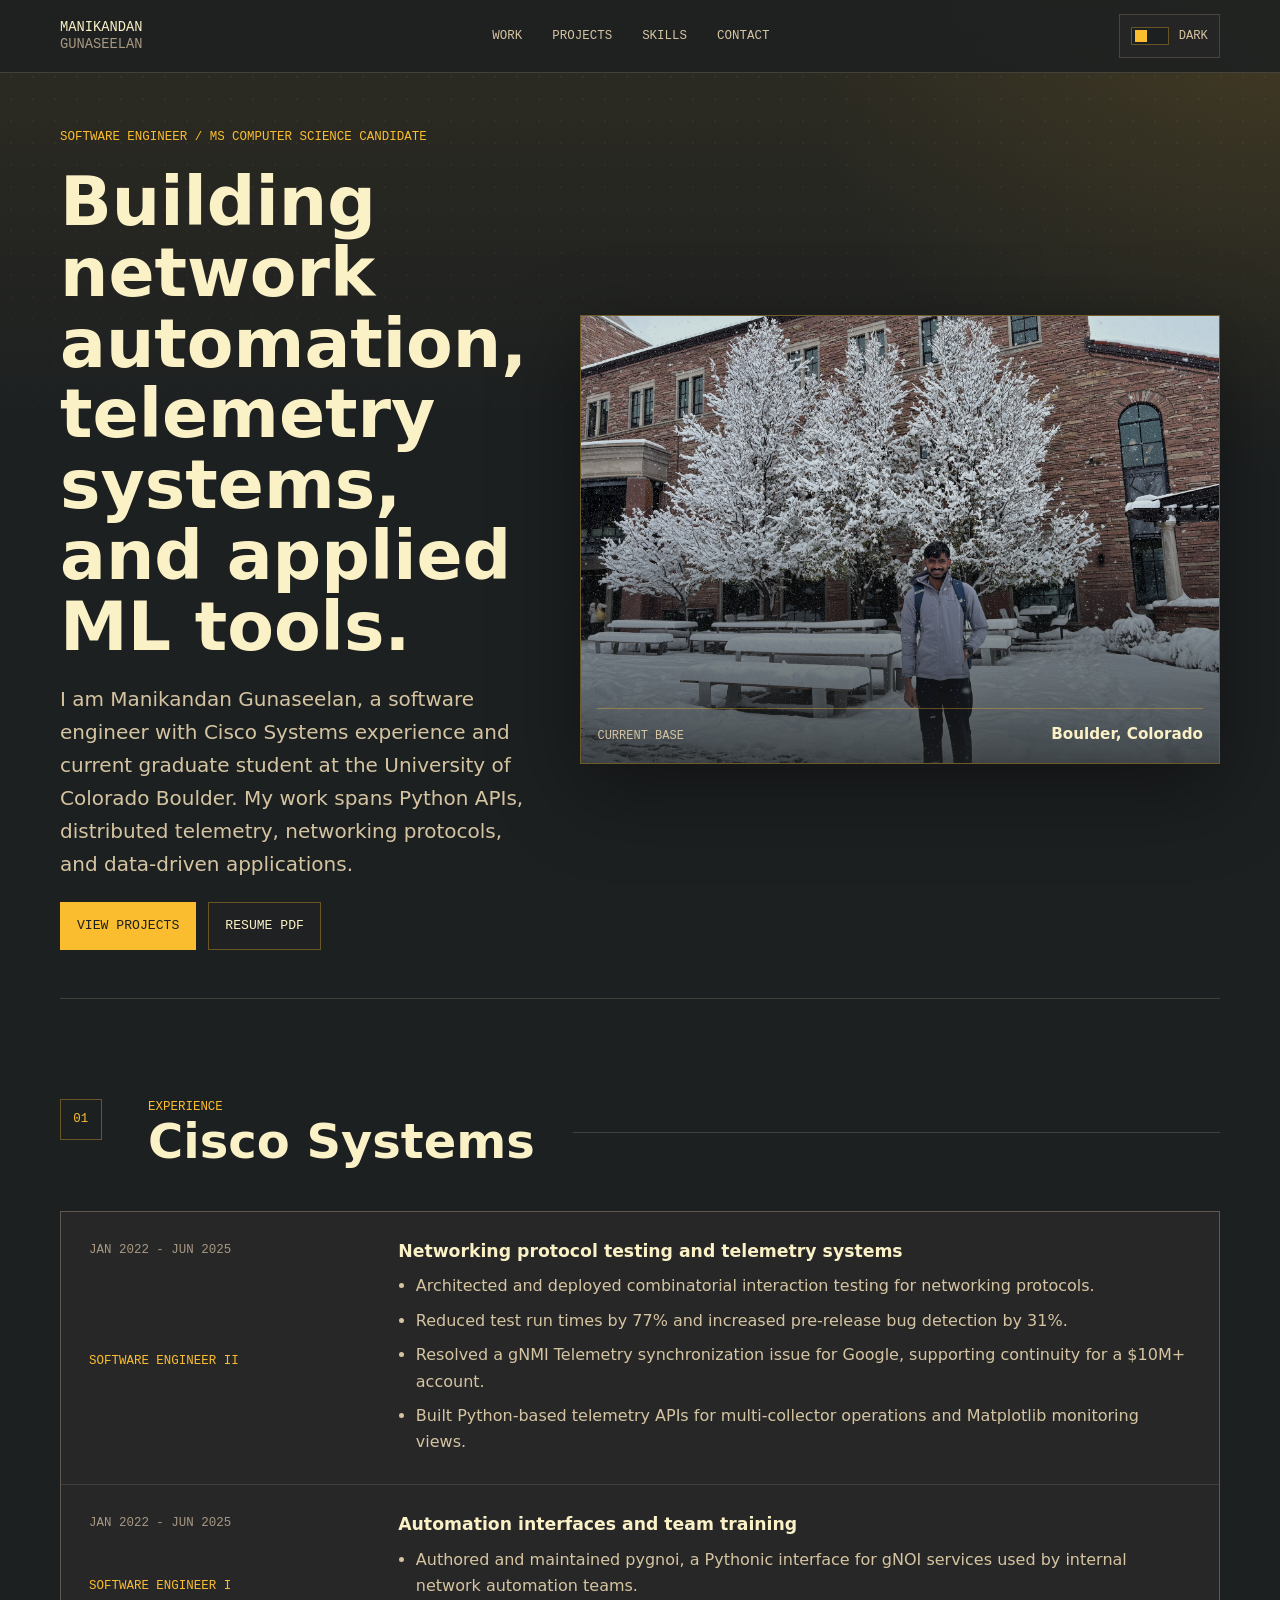
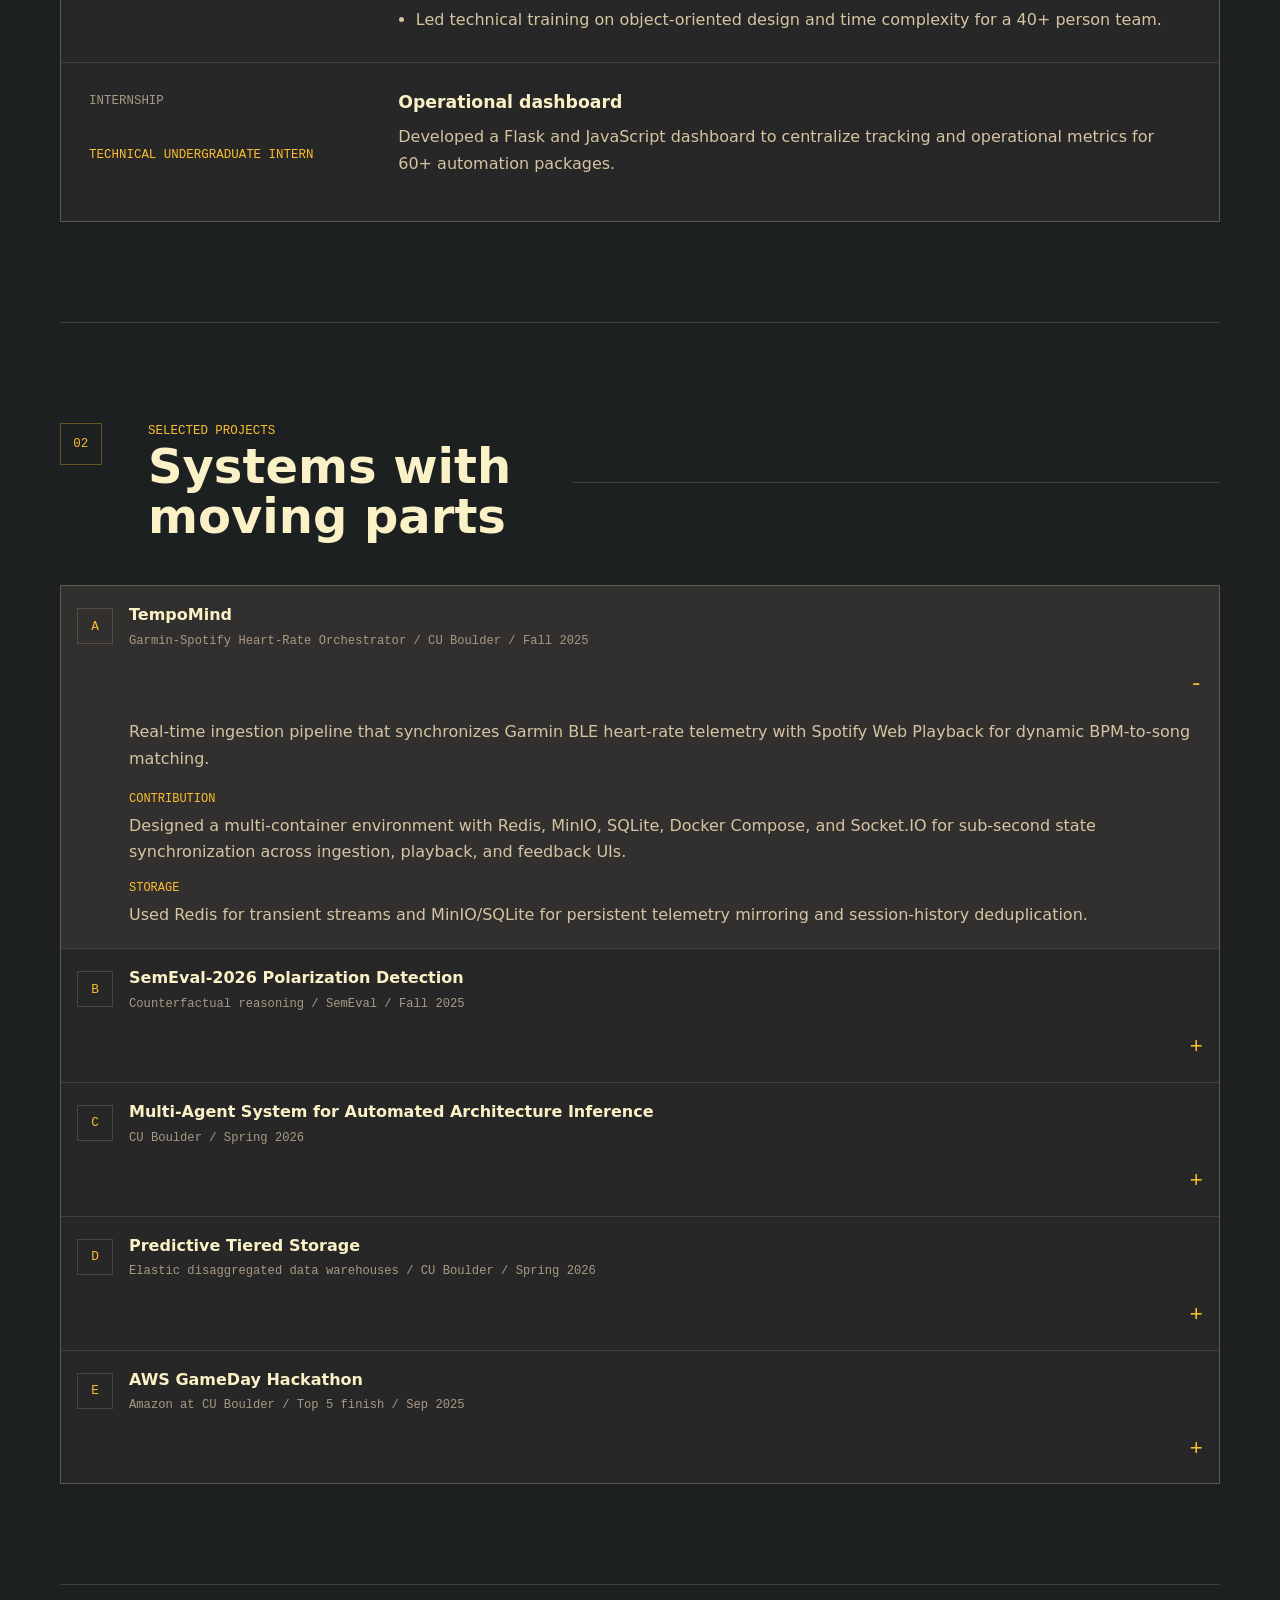
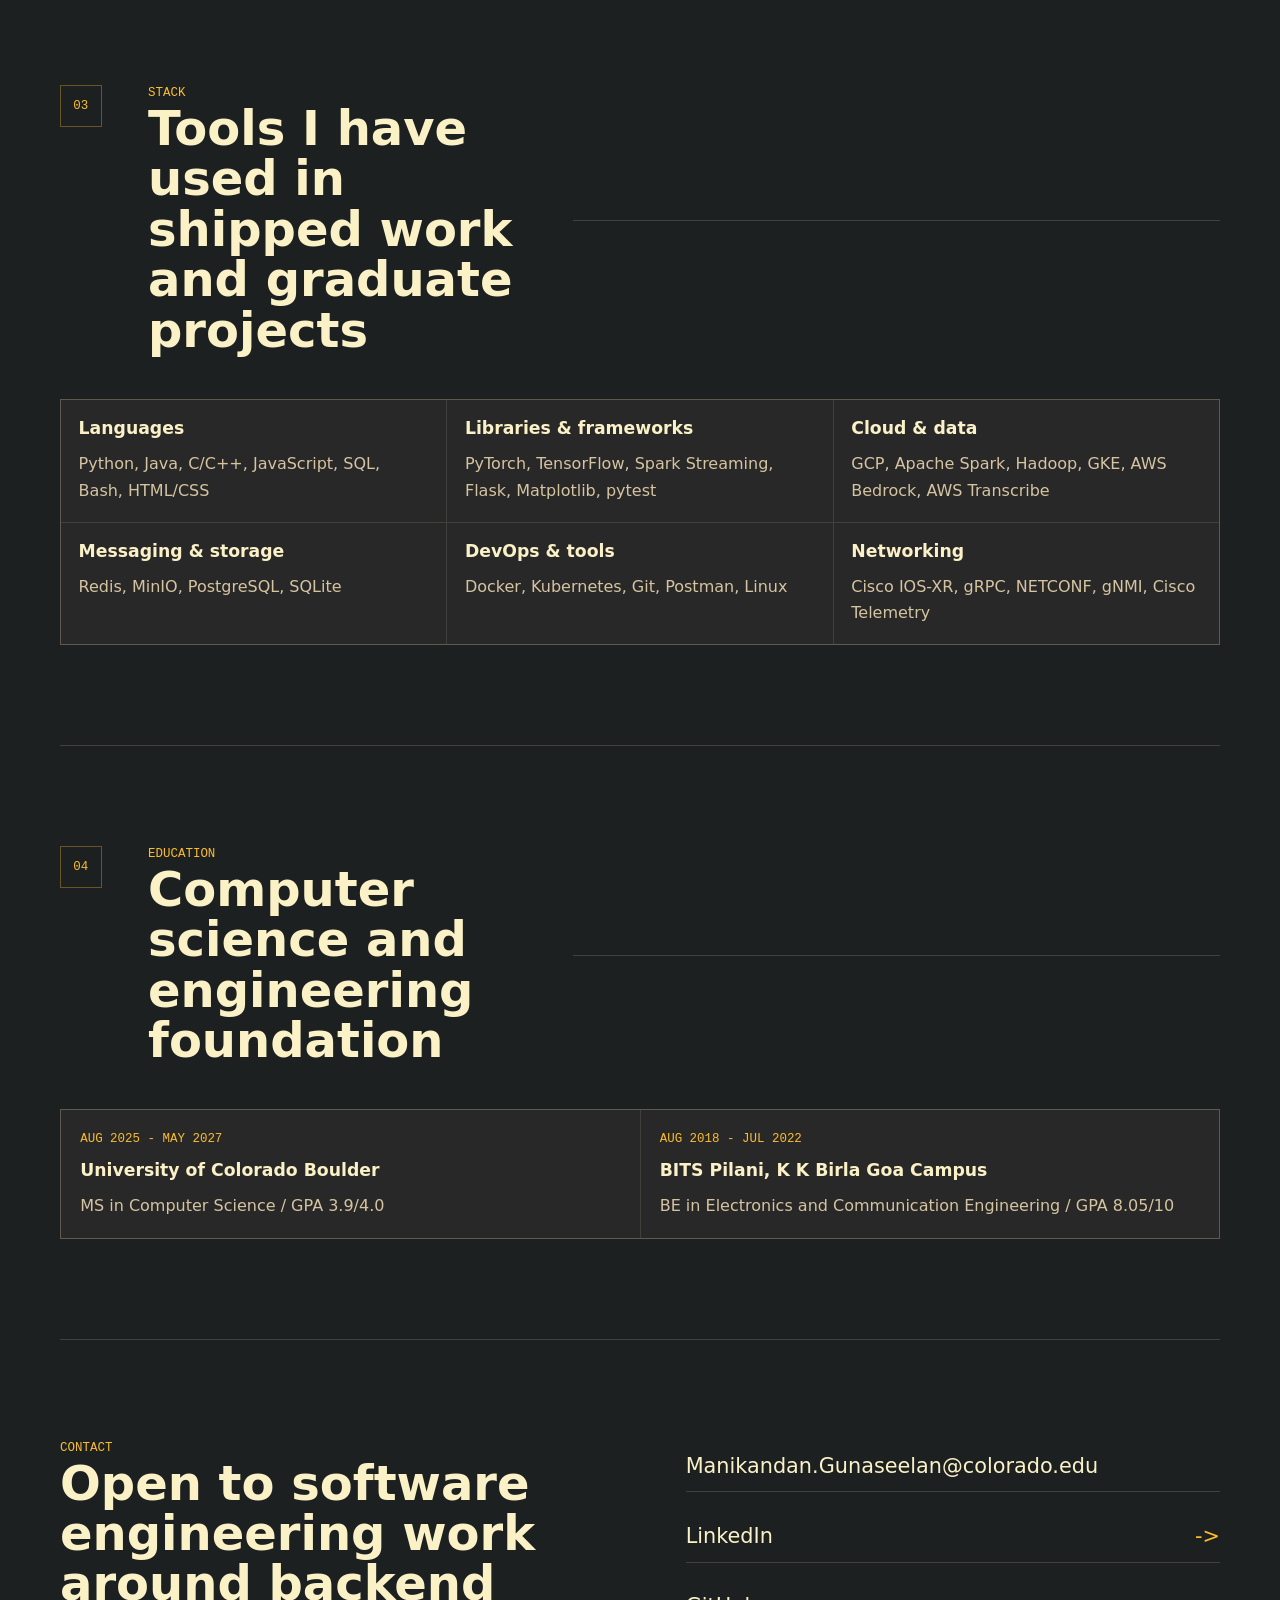
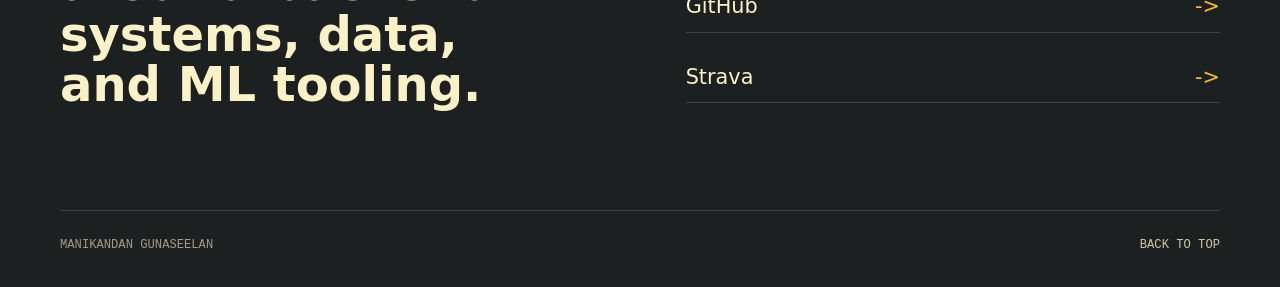
<file: index.html>
<!doctype html>
<html lang="en" data-theme="dark">
  <head>
    <meta charset="utf-8" />
    <meta name="viewport" content="width=device-width, initial-scale=1" />
    <meta
      name="description"
      content="Portfolio for Manikandan Gunaseelan, software engineer and MS Computer Science student at CU Boulder."
    />
    <title>Manikandan Gunaseelan | Software Engineer</title>
    <link rel="icon" href="favicon.svg" type="image/svg+xml" />
    <link rel="stylesheet" href="styles.css" />
  </head>
  <body>
    <a class="skip-link" href="#main">Skip to content</a>

    <header class="site-header">
      <nav class="nav-shell" aria-label="Primary navigation">
        <a class="wordmark" href="#top" aria-label="Manikandan Gunaseelan home">
          <span>Manikandan</span>
          <span>Gunaseelan</span>
        </a>
        <div class="nav-links">
          <a href="#work">Work</a>
          <a href="#projects">Projects</a>
          <a href="#skills">Skills</a>
          <a href="#contact">Contact</a>
        </div>
        <button class="theme-toggle" type="button" aria-label="Switch to light theme" aria-pressed="false">
          <span class="theme-toggle-track" aria-hidden="true">
            <span class="theme-toggle-thumb"></span>
          </span>
          <span class="theme-toggle-label">Dark</span>
        </button>
      </nav>
    </header>

    <main id="main">
      <section class="hero section-grid" id="top" aria-labelledby="hero-title">
        <div class="hero-copy">
          <p class="kicker">Software engineer / MS Computer Science candidate</p>
          <h1 id="hero-title">Building network automation, telemetry systems, and applied ML tools.</h1>
          <p class="lede">
            I am Manikandan Gunaseelan, a software engineer with Cisco Systems experience and current graduate
            student at the University of Colorado Boulder. My work spans Python APIs, distributed telemetry,
            networking protocols, and data-driven applications.
          </p>
          <div class="hero-actions" aria-label="Primary links">
            <a class="button primary" href="#projects">View projects</a>
            <a class="button" href="assets/Manikandan_Gunaseelan.pdf">Resume PDF</a>
          </div>
        </div>

        <div class="portrait-panel" aria-label="Portrait of Manikandan on the CU Boulder campus">
          <img src="assets/portrait.png" alt="Manikandan Gunaseelan standing outside on a snowy CU Boulder campus." />
          <div class="portrait-caption">
            <span>Current base</span>
            <strong>Boulder, Colorado</strong>
          </div>
        </div>
      </section>

      <section class="content-section" id="work" aria-labelledby="work-title">
        <div class="section-heading">
          <span class="section-number">01</span>
          <div>
            <p class="kicker">Experience</p>
            <h2 id="work-title">Cisco Systems</h2>
          </div>
        </div>

        <div class="timeline">
          <article class="timeline-item">
            <div class="timeline-meta">
              <span>Jan 2022 - Jun 2025</span>
              <strong>Software Engineer II</strong>
            </div>
            <div class="timeline-body">
              <h3>Networking protocol testing and telemetry systems</h3>
              <ul>
                <li>Architected and deployed combinatorial interaction testing for networking protocols.</li>
                <li>Reduced test run times by 77% and increased pre-release bug detection by 31%.</li>
                <li>
                  Resolved a gNMI Telemetry synchronization issue for Google, supporting continuity for a $10M+
                  account.
                </li>
                <li>
                  Built Python-based telemetry APIs for multi-collector operations and Matplotlib monitoring views.
                </li>
              </ul>
            </div>
          </article>

          <article class="timeline-item">
            <div class="timeline-meta">
              <span>Jan 2022 - Jun 2025</span>
              <strong>Software Engineer I</strong>
            </div>
            <div class="timeline-body">
              <h3>Automation interfaces and team training</h3>
              <ul>
                <li>
                  Authored and maintained pygnoi, a Pythonic interface for gNOI services used by internal network
                  automation teams.
                </li>
                <li>
                  Led technical training on object-oriented design and time complexity for a 40+ person team.
                </li>
              </ul>
            </div>
          </article>

          <article class="timeline-item">
            <div class="timeline-meta">
              <span>Internship</span>
              <strong>Technical Undergraduate Intern</strong>
            </div>
            <div class="timeline-body">
              <h3>Operational dashboard</h3>
              <p>
                Developed a Flask and JavaScript dashboard to centralize tracking and operational metrics for 60+
                automation packages.
              </p>
            </div>
          </article>
        </div>
      </section>

      <section class="content-section" id="projects" aria-labelledby="projects-title">
        <div class="section-heading">
          <span class="section-number">02</span>
          <div>
            <p class="kicker">Selected projects</p>
            <h2 id="projects-title">Systems with moving parts</h2>
          </div>
        </div>

        <div class="project-list">
          <details class="project-entry" open>
            <summary>
              <span class="project-index">A</span>
              <span>
                <strong>TempoMind</strong>
                <small>Garmin-Spotify Heart-Rate Orchestrator / CU Boulder / Fall 2025</small>
              </span>
            </summary>
            <div class="project-detail">
              <p>
                Real-time ingestion pipeline that synchronizes Garmin BLE heart-rate telemetry with Spotify Web
                Playback for dynamic BPM-to-song matching.
              </p>
              <dl>
                <div>
                  <dt>Contribution</dt>
                  <dd>
                    Designed a multi-container environment with Redis, MinIO, SQLite, Docker Compose, and Socket.IO
                    for sub-second state synchronization across ingestion, playback, and feedback UIs.
                  </dd>
                </div>
                <div>
                  <dt>Storage</dt>
                  <dd>
                    Used Redis for transient streams and MinIO/SQLite for persistent telemetry mirroring and
                    session-history deduplication.
                  </dd>
                </div>
              </dl>
            </div>
          </details>

          <details class="project-entry">
            <summary>
              <span class="project-index">B</span>
              <span>
                <strong>SemEval-2026 Polarization Detection</strong>
                <small>Counterfactual reasoning / SemEval / Fall 2025</small>
              </span>
            </summary>
            <div class="project-detail">
              <p>
                Transformer-based classification work for English polarized discourse across binary and
                manifestation-level categories using social media data.
              </p>
              <dl>
                <div>
                  <dt>Models</dt>
                  <dd>Developed DeBERTa-v3 and RoBERTa experiments with Hugging Face and PyTorch.</dd>
                </div>
                <div>
                  <dt>Focus</dt>
                  <dd>
                    Implemented Counterfactual Data Augmentation to evaluate robustness, label imbalance, contextual
                    noise, and linguistic bias in automated moderation systems.
                  </dd>
                </div>
              </dl>
            </div>
          </details>

          <details class="project-entry">
            <summary>
              <span class="project-index">C</span>
              <span>
                <strong>Multi-Agent System for Automated Architecture Inference</strong>
                <small>CU Boulder / Spring 2026</small>
              </span>
            </summary>
            <div class="project-detail">
              <p>
                Multi-agent LLM pipeline that generates evidence-backed Mermaid architecture diagrams from local
                codebases.
              </p>
              <dl>
                <div>
                  <dt>Agents</dt>
                  <dd>
                    Built four specialized agents: File Summarizer, Context Manager, Architect, and Critic.
                  </dd>
                </div>
                <div>
                  <dt>Accuracy loop</dt>
                  <dd>
                    Designed a falsification-first critic loop that challenges weak claims, rejects unsupported
                    diagram edges, and hardens outputs across configurable revision rounds.
                  </dd>
                </div>
                <div>
                  <dt>Output</dt>
                  <dd>
                    Supports 35+ language file types and produces architecture JSON, Mermaid flowcharts, critic
                    reports, and run stats with a single OpenAI API dependency.
                  </dd>
                </div>
              </dl>
            </div>
          </details>

          <details class="project-entry">
            <summary>
              <span class="project-index">D</span>
              <span>
                <strong>Predictive Tiered Storage</strong>
                <small>Elastic disaggregated data warehouses / CU Boulder / Spring 2026</small>
              </span>
            </summary>
            <div class="project-detail">
              <p>
                Trace-driven prototype for an elastic disaggregated data warehouse with compute workers, local SSD
                caches, an object-store backend, and a metadata directory service.
              </p>
              <dl>
                <div>
                  <dt>Policy engine</dt>
                  <dd>
                    Designed an ML-guided policy engine to optimize p95/p99 read latencies by predictively placing
                    and evicting data segments across SSD and object-store tiers.
                  </dd>
                </div>
                <div>
                  <dt>Evaluation</dt>
                  <dd>
                    Built a telemetry pipeline and feature-ablation study covering access-based, cost/size, and
                    semantic features during simulated scale-out and scale-in events.
                  </dd>
                </div>
              </dl>
            </div>
          </details>

          <details class="project-entry">
            <summary>
              <span class="project-index">E</span>
              <span>
                <strong>AWS GameDay Hackathon</strong>
                <small>Amazon at CU Boulder / Top 5 finish / Sep 2025</small>
              </span>
            </summary>
            <div class="project-detail">
              <p>
                Prototyped a GenAI healthcare application using Amazon Bedrock for RAG-based search and AWS
                Transcribe for speech analytics of patient-provider interactions.
              </p>
              <dl>
                <div>
                  <dt>Cloud flow</dt>
                  <dd>
                    Implemented serverless, event-driven pipelines with AWS Lambda, Step Functions, IAM, S3, and
                    Guardrails for schema-consistent GenAI outputs and scalable cloud operations.
                  </dd>
                </div>
              </dl>
            </div>
          </details>
        </div>
      </section>

      <section class="content-section skills-section" id="skills" aria-labelledby="skills-title">
        <div class="section-heading">
          <span class="section-number">03</span>
          <div>
            <p class="kicker">Stack</p>
            <h2 id="skills-title">Tools I have used in shipped work and graduate projects</h2>
          </div>
        </div>

        <div class="skill-matrix">
          <article>
            <h3>Languages</h3>
            <p>Python, Java, C/C++, JavaScript, SQL, Bash, HTML/CSS</p>
          </article>
          <article>
            <h3>Libraries & frameworks</h3>
            <p>PyTorch, TensorFlow, Spark Streaming, Flask, Matplotlib, pytest</p>
          </article>
          <article>
            <h3>Cloud & data</h3>
            <p>GCP, Apache Spark, Hadoop, GKE, AWS Bedrock, AWS Transcribe</p>
          </article>
          <article>
            <h3>Messaging & storage</h3>
            <p>Redis, MinIO, PostgreSQL, SQLite</p>
          </article>
          <article>
            <h3>DevOps & tools</h3>
            <p>Docker, Kubernetes, Git, Postman, Linux</p>
          </article>
          <article>
            <h3>Networking</h3>
            <p>Cisco IOS-XR, gRPC, NETCONF, gNMI, Cisco Telemetry</p>
          </article>
        </div>
      </section>

      <section class="content-section education-section" aria-labelledby="education-title">
        <div class="section-heading">
          <span class="section-number">04</span>
          <div>
            <p class="kicker">Education</p>
            <h2 id="education-title">Computer science and engineering foundation</h2>
          </div>
        </div>

        <div class="education-list">
          <article>
            <span>Aug 2025 - May 2027</span>
            <h3>University of Colorado Boulder</h3>
            <p>MS in Computer Science / GPA 3.9/4.0</p>
          </article>
          <article>
            <span>Aug 2018 - Jul 2022</span>
            <h3>BITS Pilani, K K Birla Goa Campus</h3>
            <p>BE in Electronics and Communication Engineering / GPA 8.05/10</p>
          </article>
        </div>
      </section>

      <section class="contact-section" id="contact" aria-labelledby="contact-title">
        <div>
          <p class="kicker">Contact</p>
          <h2 id="contact-title">Open to software engineering work around backend systems, data, and ML tooling.</h2>
        </div>
        <div class="contact-panel">
          <ul class="contact-list">
            <li><a href="mailto:Manikandan.Gunaseelan@colorado.edu">Manikandan.Gunaseelan@colorado.edu</a></li>
            <li><a href="https://www.linkedin.com/in/manikandan-gunaseelan/">LinkedIn</a></li>
            <li><a href="https://github.com/manig1729">GitHub</a></li>
            <li><a href="https://www.strava.com/athletes/95962373">Strava</a></li>
          </ul>
        </div>
      </section>
    </main>

    <footer class="site-footer">
      <span>Manikandan Gunaseelan</span>
      <a href="#top">Back to top</a>
    </footer>

    <script src="script.js"></script>
  </body>
</html>
</file>
<file: styles.css>
:root {
  color-scheme: dark;
  --bg: #1d2021;
  --bg-2: #282828;
  --surface: #282828;
  --surface-2: #32302f;
  --surface-rgb: 40, 40, 40;
  --surface-2-rgb: 50, 48, 47;
  --bg-rgb: 29, 32, 33;
  --line: rgba(213, 196, 161, 0.2);
  --line-strong: rgba(250, 189, 47, 0.34);
  --text: #fbf1c7;
  --muted: #d5c4a1;
  --quiet: #a89984;
  --accent: #fabd2f;
  --accent-strong: #fe8019;
  --accent-rgb: 250, 189, 47;
  --dot-rgb: 168, 153, 132;
  --button-text: #1d2021;
  --shadow: 0 24px 80px rgba(0, 0, 0, 0.42);
  --mono: ui-monospace, SFMono-Regular, Menlo, Monaco, Consolas, "Liberation Mono", monospace;
  --sans: Inter, ui-sans-serif, system-ui, -apple-system, BlinkMacSystemFont, "Segoe UI", sans-serif;
}

[data-theme="light"] {
  color-scheme: light;
  --bg: #fbf1c7;
  --bg-2: #f2e5bc;
  --surface: #f2e5bc;
  --surface-2: #ebdbb2;
  --surface-rgb: 242, 229, 188;
  --surface-2-rgb: 235, 219, 178;
  --bg-rgb: 251, 241, 199;
  --line: rgba(124, 111, 100, 0.26);
  --line-strong: rgba(175, 58, 3, 0.34);
  --text: #282828;
  --muted: #504945;
  --quiet: #7c6f64;
  --accent: #af3a03;
  --accent-strong: #9d0006;
  --accent-rgb: 175, 58, 3;
  --dot-rgb: 124, 111, 100;
  --button-text: #fbf1c7;
  --shadow: 0 24px 70px rgba(60, 56, 54, 0.18);
}

* {
  box-sizing: border-box;
}

html {
  scroll-behavior: smooth;
}

body {
  position: relative;
  margin: 0;
  background:
    linear-gradient(180deg, rgba(var(--accent-rgb), 0.08), transparent 420px),
    radial-gradient(circle at top right, rgba(var(--accent-rgb), 0.1), transparent 30rem),
    var(--bg);
  color: var(--text);
  font-family: var(--sans);
  font-size: 16px;
  line-height: 1.65;
}

body::before {
  position: fixed;
  inset: 0;
  z-index: 0;
  pointer-events: none;
  content: "";
  opacity: 0.22;
  background-image:
    radial-gradient(circle, rgba(var(--dot-rgb), 0.42) 1px, transparent 1.35px);
  background-size: 22px 22px;
  mask-image: linear-gradient(to bottom, black, transparent 72%);
}

body::after {
  position: fixed;
  inset: 0;
  z-index: 0;
  pointer-events: none;
  content: "";
  opacity: 0;
  background-image: radial-gradient(circle, rgba(var(--accent-rgb), 0.95) 1px, transparent 1.45px);
  background-size: 22px 22px;
  mask-image: radial-gradient(
    circle at var(--trail-x, 50%) var(--trail-y, 50%),
    black 0 86px,
    rgba(0, 0, 0, 0.55) 126px,
    transparent 190px
  );
  transition: opacity 220ms ease;
}

body.has-pointer::after {
  opacity: 0.7;
}

.site-header,
main,
.site-footer,
.skip-link {
  position: relative;
  z-index: 1;
}

img {
  max-width: 100%;
}

a {
  color: inherit;
  text-underline-offset: 0.22em;
}

a:hover {
  color: var(--accent-strong);
}

:focus-visible {
  outline: 2px solid var(--accent-strong);
  outline-offset: 4px;
}

.skip-link {
  position: fixed;
  top: 1rem;
  left: 1rem;
  z-index: 100;
  transform: translateY(-160%);
  border: 1px solid var(--line-strong);
  background: var(--surface-2);
  color: var(--text);
  padding: 0.75rem 1rem;
}

.skip-link:focus {
  transform: translateY(0);
}

.site-header {
  position: sticky;
  top: 0;
  z-index: 10;
  border-bottom: 1px solid var(--line);
  background: rgba(var(--bg-rgb), 0.86);
  backdrop-filter: blur(18px);
}

.nav-shell {
  display: flex;
  align-items: center;
  justify-content: space-between;
  gap: 1rem;
  width: min(1160px, calc(100% - 32px));
  min-height: 72px;
  margin: 0 auto;
}

.wordmark {
  display: grid;
  gap: 0.1rem;
  color: var(--text);
  font-family: var(--mono);
  font-size: 0.86rem;
  line-height: 1.1;
  text-decoration: none;
  text-transform: uppercase;
}

.wordmark span:last-child {
  color: var(--quiet);
}

.nav-links {
  display: flex;
  gap: 0.25rem;
  overflow-x: auto;
  padding: 0.5rem 0;
}

.nav-links a {
  min-height: 44px;
  display: inline-flex;
  align-items: center;
  border: 1px solid transparent;
  padding: 0.55rem 0.75rem;
  color: var(--muted);
  font-family: var(--mono);
  font-size: 0.78rem;
  text-decoration: none;
  text-transform: uppercase;
}

.nav-links a:hover {
  border-color: var(--line);
  background: rgba(var(--accent-rgb), 0.06);
  color: var(--text);
}

.theme-toggle {
  display: inline-flex;
  align-items: center;
  gap: 0.6rem;
  min-height: 44px;
  border: 1px solid var(--line);
  background: rgba(var(--surface-rgb), 0.72);
  color: var(--muted);
  cursor: pointer;
  padding: 0.45rem 0.7rem;
  font-family: var(--mono);
  font-size: 0.76rem;
  text-transform: uppercase;
  transition: border-color 180ms ease, background 180ms ease, color 180ms ease;
}

.theme-toggle:hover {
  border-color: var(--line-strong);
  background: rgba(var(--surface-2-rgb), 0.88);
  color: var(--text);
}

.theme-toggle-track {
  position: relative;
  width: 2.35rem;
  height: 1.18rem;
  border: 1px solid var(--line-strong);
  background: var(--bg);
}

.theme-toggle-thumb {
  position: absolute;
  top: 0.17rem;
  left: 0.17rem;
  width: 0.72rem;
  height: 0.72rem;
  background: var(--accent);
  transition: transform 180ms ease, background 180ms ease;
}

[data-theme="light"] .theme-toggle-thumb {
  transform: translateX(1.12rem);
}

main {
  width: min(1160px, calc(100% - 32px));
  margin: 0 auto;
}

.section-grid {
  display: grid;
  gap: 1.5rem;
}

.hero {
  min-height: calc(100svh - 72px);
  align-items: center;
  padding: 2.25rem 0 3rem;
}

.hero-copy {
  display: grid;
  gap: 1.3rem;
}

.kicker,
.section-number,
.timeline-meta,
.project-index,
.project-entry small,
.education-list span,
.portrait-caption span,
.site-footer {
  font-family: var(--mono);
}

.kicker {
  margin: 0;
  color: var(--accent);
  font-size: 0.78rem;
  line-height: 1.4;
  text-transform: uppercase;
}

h1,
h2,
h3,
p {
  margin-top: 0;
}

h1 {
  max-width: 18ch;
  margin-bottom: 0;
  font-size: clamp(2.25rem, 7vw, 4.25rem);
  line-height: 1.04;
  letter-spacing: 0;
}

h2 {
  margin-bottom: 0;
  max-width: 15ch;
  font-size: clamp(1.55rem, 4.6vw, 3rem);
  line-height: 1.05;
  letter-spacing: 0;
}

h3 {
  margin-bottom: 0.65rem;
  font-size: 1.08rem;
  line-height: 1.35;
}

.lede {
  max-width: 62ch;
  margin-bottom: 0;
  color: var(--muted);
  font-size: clamp(1.05rem, 3vw, 1.25rem);
}

.hero-actions {
  display: flex;
  flex-wrap: wrap;
  gap: 0.75rem;
}

.button {
  display: inline-flex;
  align-items: center;
  justify-content: center;
  min-height: 48px;
  border: 1px solid var(--line-strong);
  background: rgba(var(--surface-rgb), 0.32);
  padding: 0.75rem 1rem;
  color: var(--text);
  font-family: var(--mono);
  font-size: 0.82rem;
  text-decoration: none;
  text-transform: uppercase;
  transition: transform 180ms ease, border-color 180ms ease, background 180ms ease;
}

.button:hover {
  transform: translateY(-2px);
  border-color: var(--accent-strong);
  background: rgba(var(--accent-rgb), 0.08);
  color: var(--text);
}

.button.primary {
  background: var(--accent);
  color: var(--button-text);
  border-color: var(--accent);
}

.portrait-panel {
  position: relative;
  overflow: hidden;
  aspect-ratio: 1974 / 1386;
  min-height: 0;
  border: 1px solid var(--line-strong);
  background: var(--surface);
  box-shadow: var(--shadow);
}

.portrait-panel::after {
  position: absolute;
  inset: 0;
  content: "";
  pointer-events: none;
  background: linear-gradient(180deg, transparent 42%, rgba(var(--bg-rgb), 0.78));
}

[data-theme="light"] .portrait-panel::after {
  display: none;
}

.portrait-panel img {
  display: block;
  width: 100%;
  height: 100%;
  min-height: 0;
  object-fit: cover;
  object-position: center;
  filter: saturate(0.88) contrast(1.06) brightness(0.86);
}

[data-theme="light"] .portrait-panel img {
  filter: none;
}

.portrait-caption {
  position: absolute;
  right: 1rem;
  bottom: 1rem;
  left: 1rem;
  z-index: 1;
  display: flex;
  align-items: end;
  justify-content: space-between;
  gap: 1rem;
  border-top: 1px solid var(--line-strong);
  padding-top: 0.8rem;
}

[data-theme="light"] .portrait-caption {
  border-top-color: rgba(40, 40, 40, 0.32);
}

.portrait-caption span,
.portrait-caption strong {
  display: block;
}

.portrait-caption span {
  color: #d5c4a1;
  font-size: 0.75rem;
  text-transform: uppercase;
}

[data-theme="light"] .portrait-caption span {
  color: #504945;
}

.portrait-caption strong {
  color: #fbf1c7;
  font-size: 0.95rem;
}

[data-theme="light"] .portrait-caption strong {
  color: #282828;
}

.content-section,
.contact-section {
  padding: 5rem 0;
  border-top: 1px solid var(--line);
}

.section-heading {
  display: grid;
  grid-template-columns: auto 1fr;
  gap: 1rem;
  align-items: start;
  margin-bottom: 2rem;
}

.section-number {
  display: inline-grid;
  place-items: center;
  width: 2.6rem;
  height: 2.6rem;
  border: 1px solid var(--line-strong);
  color: var(--accent);
  font-size: 0.78rem;
}

.timeline {
  display: grid;
  gap: 1px;
  overflow: hidden;
  border: 1px solid var(--line);
  background: var(--line);
}

.timeline-item {
  display: grid;
  gap: 1rem;
  background: rgba(var(--surface-rgb), 0.97);
  padding: 1.2rem;
}

.timeline-meta {
  display: grid;
  gap: 0.4rem;
  color: var(--quiet);
  font-size: 0.78rem;
  text-transform: uppercase;
}

.timeline-meta strong {
  color: var(--accent);
  font-weight: 500;
}

.timeline-body p,
.timeline-body li,
.project-detail p,
.project-detail dd,
.skill-matrix p,
.education-list p {
  color: var(--muted);
}

.timeline-body ul {
  display: grid;
  gap: 0.5rem;
  margin: 0;
  padding-left: 1.1rem;
}

.project-list {
  display: grid;
  gap: 1px;
  overflow: hidden;
  border: 1px solid var(--line);
  background: var(--line);
}

.project-entry {
  border: 0;
  background: rgba(var(--surface-rgb), 0.97);
  transition: border-color 180ms ease, transform 180ms ease, background 180ms ease;
}

.project-entry:hover,
.project-entry[open] {
  background: var(--surface-2);
}

.project-entry:hover {
  transform: translateY(-2px);
}

.project-entry summary {
  display: grid;
  grid-template-columns: auto 1fr;
  gap: 1rem;
  align-items: center;
  min-height: 72px;
  cursor: pointer;
  padding: 1rem;
  list-style: none;
}

.project-entry summary::-webkit-details-marker {
  display: none;
}

.project-entry summary::after {
  content: "+";
  justify-self: end;
  color: var(--accent);
  font-family: var(--mono);
  font-size: 1.4rem;
  grid-column: 2;
}

.project-entry[open] summary::after {
  content: "-";
}

.project-index {
  display: inline-grid;
  place-items: center;
  width: 2.25rem;
  height: 2.25rem;
  border: 1px solid var(--line);
  color: var(--accent);
  font-size: 0.8rem;
}

.project-entry strong,
.project-entry small {
  display: block;
}

.project-entry small {
  margin-top: 0.2rem;
  color: var(--quiet);
  font-size: 0.76rem;
  line-height: 1.5;
}

.project-detail {
  padding: 0 1rem 1.25rem 4.25rem;
}

.project-detail dl {
  display: grid;
  gap: 0.85rem;
  margin: 1.1rem 0 0;
}

.project-detail dt {
  color: var(--accent);
  font-family: var(--mono);
  font-size: 0.75rem;
  text-transform: uppercase;
}

.project-detail dd {
  margin: 0.2rem 0 0;
}

.skill-matrix {
  display: grid;
  gap: 1px;
  overflow: hidden;
  border: 1px solid var(--line);
  background: var(--line);
}

.skill-matrix article {
  background: rgba(var(--surface-rgb), 0.94);
  padding: 1.1rem;
}

.skill-matrix h3,
.education-list h3 {
  color: var(--text);
}

.skill-matrix p,
.education-list p {
  margin-bottom: 0;
}

.education-list {
  display: grid;
  gap: 1px;
  border: 1px solid var(--line);
  background: var(--line);
}

.education-list article {
  background: rgba(var(--surface-rgb), 0.94);
  padding: 1.2rem;
}

.education-list span {
  display: block;
  margin-bottom: 0.55rem;
  color: var(--accent);
  font-size: 0.78rem;
  text-transform: uppercase;
}

.contact-section {
  display: grid;
  gap: 2rem;
  padding-bottom: 3.5rem;
}

.contact-panel {
  display: grid;
  gap: 1rem;
}

.contact-list {
  display: grid;
  gap: 0.75rem;
  margin: 0;
  padding: 0;
  list-style: none;
}

.contact-list a {
  display: flex;
  align-items: center;
  min-height: 52px;
  border-bottom: 1px solid var(--line);
  color: var(--text);
  font-size: clamp(1rem, 4vw, 1.3rem);
  text-decoration: none;
}

.contact-list a::after {
  margin-left: auto;
  color: var(--accent);
  content: "->";
}

.contact-list a[href^="mailto"]::after,
.contact-list a[href^="tel"]::after {
  content: "";
}

.site-footer {
  display: flex;
  justify-content: space-between;
  gap: 1rem;
  width: min(1160px, calc(100% - 32px));
  margin: 0 auto;
  border-top: 1px solid var(--line);
  padding: 1.5rem 0 2rem;
  color: var(--quiet);
  font-size: 0.76rem;
  text-transform: uppercase;
}

.site-footer a {
  color: var(--muted);
  text-decoration: none;
}

@media (min-width: 720px) {
  .skill-matrix,
  .education-list {
    grid-template-columns: repeat(2, 1fr);
  }

  .timeline-item {
    grid-template-columns: minmax(150px, 0.32fr) 1fr;
  }

  .contact-section {
    grid-template-columns: 1fr 0.9fr;
  }
}

@media (min-width: 980px) {
  main,
  .nav-shell,
  .site-footer {
    width: min(1160px, calc(100% - 56px));
  }

  .hero {
    grid-template-columns: minmax(360px, 0.72fr) minmax(560px, 1fr);
    gap: 3.75rem;
    padding-top: 3.5rem;
  }

  .content-section,
  .contact-section {
    padding: 6.25rem 0;
  }

  .section-heading {
    grid-template-columns: 4rem minmax(260px, 0.62fr) 1fr;
    gap: 1.5rem;
    margin-bottom: 2.75rem;
  }

  .section-heading::after {
    align-self: center;
    content: "";
    height: 1px;
    background: var(--line);
  }

  .portrait-panel,
  .portrait-panel img {
    min-height: 0;
  }

  .skill-matrix {
    grid-template-columns: repeat(3, 1fr);
  }

  .timeline-item {
    grid-template-columns: minmax(190px, 0.27fr) minmax(0, 0.73fr);
    padding: 1.75rem;
  }

  .education-list {
    grid-template-columns: repeat(2, 1fr);
  }
}

@media (max-width: 560px) {
  .nav-shell {
    align-items: start;
    flex-direction: column;
    padding: 0.8rem 0;
  }

  .nav-links {
    width: 100%;
  }

  .theme-toggle {
    align-self: flex-start;
  }

  .hero {
    min-height: auto;
  }

  h1 {
    font-size: clamp(2.35rem, 11vw, 3.35rem);
  }

  h2 {
    max-width: none;
  }

  .project-detail {
    padding-left: 1rem;
  }

  .project-entry summary {
    grid-template-columns: 1fr;
  }

  .project-index {
    display: none;
  }
}

@media (prefers-reduced-motion: reduce) {
  *,
  *::before,
  *::after {
    scroll-behavior: auto !important;
    transition-duration: 0.01ms !important;
    animation-duration: 0.01ms !important;
    animation-iteration-count: 1 !important;
  }

  body::after {
    display: none;
  }
}
</file>
